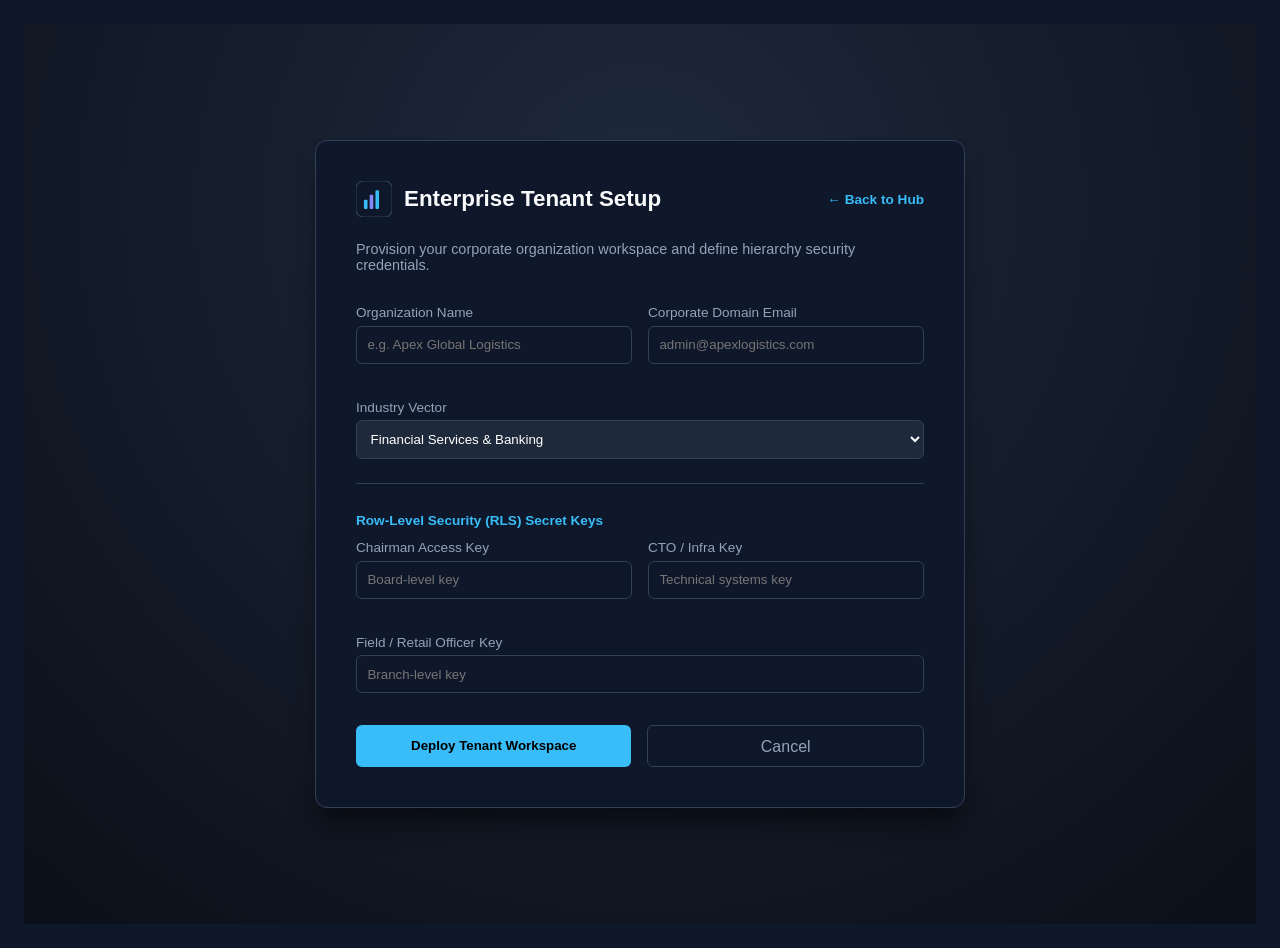
<file: onboard.html>
<!DOCTYPE html>
<html lang="en">
<head>
  <meta charset="UTF-8">
  <meta name="viewport" content="width=device-width, initial-scale=1.0">
  <title>Tenant Onboarding - Data Analyst Hub</title>
  <link rel="stylesheet" href="style.css">
  <style>
    .onboard-page {
      min-height: 100vh;
      display: flex;
      align-items: center;
      justify-content: center;
      background: radial-gradient(circle at 50% 20%, #1e293b, #0b0f19);
      padding: 2rem 1rem;
    }
    .onboard-card {
      background: #0f172a;
      border: 1px solid #334155;
      border-radius: 12px;
      padding: 2.5rem;
      width: 100%;
      max-width: 650px;
      box-shadow: 0 20px 25px -5px rgba(0, 0, 0, 0.5);
    }
    .grid-2 {
      display: grid;
      grid-template-columns: 1fr 1fr;
      gap: 1rem;
    }
  </style>
</head>
<body>
  <div class="onboard-page">
    <div class="onboard-card">
      <div style="display: flex; align-items: center; justify-content: space-between; margin-bottom: 1.5rem;">
        <div style="display: flex; align-items: center; gap: 0.75rem;">
          <svg class="brand-logo-small" viewBox="0 0 100 100" fill="none" style="width: 36px; height: 36px;">
            <rect width="100" height="100" rx="20" fill="#0f172a" stroke="#334155" stroke-width="3"/>
            <rect x="22" y="52" width="10" height="26" rx="3" fill="#38bdf8" />
            <rect x="38" y="38" width="10" height="40" rx="3" fill="#818cf8" />
            <rect x="54" y="26" width="10" height="52" rx="3" fill="#38bdf8" />
          </svg>
          <h2 style="font-size: 1.4rem; color: #f8fafc; margin: 0;">Enterprise Tenant Setup</h2>
        </div>
        <a href="index.html" class="link-btn highlight" style="text-decoration: none; font-size: 0.85rem;">← Back to Hub</a>
      </div>
      
      <p style="color: #94a3b8; font-size: 0.9rem; margin-bottom: 2rem;">Provision your corporate organization workspace and define hierarchy security credentials.</p>

      <form id="standaloneOnboardForm">
        <div class="grid-2">
          <div class="input-group">
            <label for="bizName">Organization Name</label>
            <input type="text" id="bizName" placeholder="e.g. Apex Global Logistics" required>
          </div>
          <div class="input-group">
            <label for="bizEmail">Corporate Domain Email</label>
            <input type="email" id="bizEmail" placeholder="admin@apexlogistics.com" required>
          </div>
        </div>

        <div class="input-group" style="margin-top: 1rem;">
          <label for="bizIndustry">Industry Vector</label>
          <select id="bizIndustry" style="width: 100%; background: #1e293b; border: 1px solid #334155; border-radius: 6px; padding: 0.6rem; color: #fff;">
            <option value="Financial Services & Banking">Financial Services & Banking</option>
            <option value="Supply Chain & Logistics">Supply Chain & Logistics</option>
            <option value="Retail & E-commerce">Retail & E-commerce</option>
            <option value="Healthcare & Life Sciences">Healthcare & Life Sciences</option>
          </select>
        </div>

        <div style="border-top: 1px solid #334155; margin-top: 1.5rem; padding-top: 1rem;">
          <p style="font-size: 0.85rem; font-weight: 600; color: #38bdf8; margin-bottom: 0.75rem;">Row-Level Security (RLS) Secret Keys</p>
          <div class="grid-2">
            <div class="input-group">
              <label>Chairman Access Key</label>
              <input type="password" id="keyChairman" placeholder="Board-level key" required>
            </div>
            <div class="input-group">
              <label>CTO / Infra Key</label>
              <input type="password" id="keyCTO" placeholder="Technical systems key" required>
            </div>
          </div>
          <div class="input-group" style="margin-top: 1rem;">
            <label>Field / Retail Officer Key</label>
            <input type="password" id="keyRetail" placeholder="Branch-level key" required>
          </div>
        </div>

        <div style="margin-top: 2rem; display: flex; gap: 1rem;">
          <button type="submit" class="btn-primary full-width" id="submitBtn">Deploy Tenant Workspace</button>
          <a href="index.html" class="btn-secondary full-width" style="text-align: center; text-decoration: none; padding-top: 0.75rem;">Cancel</a>
        </div>
      </form>
    </div>
  </div>

  <script>
    const API_BASE = window.location.hostname === "localhost" || window.location.hostname === "127.0.0.1"
      ? "http://127.0.0.1:8000"
      : "https://data-analyst-hub.onrender.com";

    document.getElementById('standaloneOnboardForm').addEventListener('submit', async (e) => {
      e.preventDefault();
      const btn = document.getElementById('submitBtn');
      btn.disabled = true;
      btn.textContent = "Deploying Cluster...";

      const bizName = document.getElementById('bizName').value.trim();
      const adminEmail = document.getElementById('bizEmail').value.trim();

      try {
        const res = await fetch(`${API_BASE}/api/tenant/onboard`, {
          method: "POST",
          headers: { "Content-Type": "application/json" },
          body: JSON.stringify({
            business_name: bizName,
            admin_email: adminEmail,
            industry: document.getElementById('bizIndustry').value,
            chairman_key: document.getElementById('keyChairman').value,
            cto_key: document.getElementById('keyCTO').value,
            retail_officer_key: document.getElementById('keyRetail').value
          })
        });

        const data = await res.json();
        if (!res.ok) throw new Error(data.detail || "Deployment failed.");

        // Store active session keys for immediate portal authentication
        sessionStorage.setItem('currentUser', adminEmail.split('@')[0]);
        sessionStorage.setItem('activeTenant', bizName);

        alert(`Organization "${bizName}" deployed! Entering analytics portal...`);
        window.location.href = "index.html";
      } catch (err) {
        alert(err.message);
        btn.disabled = false;
        btn.textContent = "Deploy Tenant Workspace";
      }
    });
  </script>
</body>
</html>
</file>
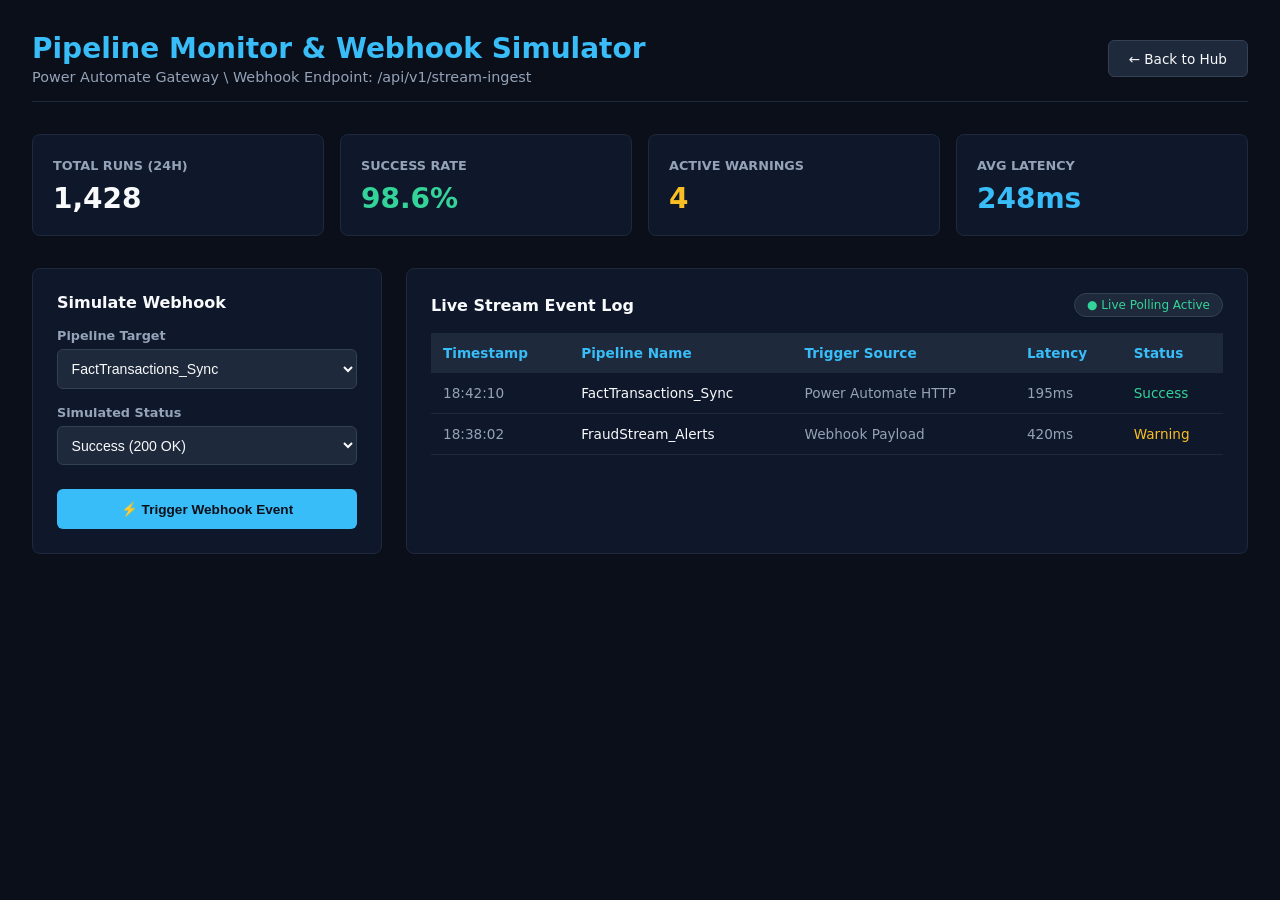
<file: pipelinemonitor.html>
<!DOCTYPE html>
<html lang="en">
<head>
  <meta charset="UTF-8">
  <meta name="viewport" content="width=device-width, initial-scale=1.0">
  <title>Automated Data Pipeline Monitor | Webhook Simulator</title>
</head>
<body style="background: #0b0f19; color: #f8fafc; font-family: system-ui, -apple-system, sans-serif; margin: 0; padding: 2rem;">
  
  <div style="max-width: 1300px; margin: 0 auto;">
    <header style="display: flex; justify-content: space-between; align-items: center; border-bottom: 1px solid #1e293b; padding-bottom: 1rem; margin-bottom: 2rem;">
      <div>
        <h1 style="font-size: 1.75rem; margin: 0 0 0.25rem 0; color: #38bdf8;">Pipeline Monitor & Webhook Simulator</h1>
        <p style="color: #94a3b8; font-size: 0.9rem; margin: 0;">Power Automate Gateway \ Webhook Endpoint: /api/v1/stream-ingest</p>
      </div>
      <a href="index.html" style="background: #1e293b; color: #f8fafc; text-decoration: none; padding: 0.6rem 1.25rem; border-radius: 6px; font-size: 0.85rem; border: 1px solid #334155;">← Back to Hub</a>
    </header>

    <!-- Metrics Overview Grid -->
    <div style="display: grid; grid-template-columns: repeat(4, 1fr); gap: 1rem; margin-bottom: 2rem;">
      <div style="background: #0f172a; border: 1px solid #1e293b; padding: 1.25rem; border-radius: 8px;">
        <span style="color: #94a3b8; font-size: 0.8rem; text-transform: uppercase; font-weight: 600;">Total Runs (24h)</span>
        <h3 id="metricTotal" style="font-size: 1.75rem; margin: 0.5rem 0 0 0; color: #f8fafc;">1,428</h3>
      </div>
      <div style="background: #0f172a; border: 1px solid #1e293b; padding: 1.25rem; border-radius: 8px;">
        <span style="color: #94a3b8; font-size: 0.8rem; text-transform: uppercase; font-weight: 600;">Success Rate</span>
        <h3 id="metricSuccess" style="font-size: 1.75rem; margin: 0.5rem 0 0 0; color: #34d399;">98.6%</h3>
      </div>
      <div style="background: #0f172a; border: 1px solid #1e293b; padding: 1.25rem; border-radius: 8px;">
        <span style="color: #94a3b8; font-size: 0.8rem; text-transform: uppercase; font-weight: 600;">Active Warnings</span>
        <h3 id="metricWarnings" style="font-size: 1.75rem; margin: 0.5rem 0 0 0; color: #fbbf24;">4</h3>
      </div>
      <div style="background: #0f172a; border: 1px solid #1e293b; padding: 1.25rem; border-radius: 8px;">
        <span style="color: #94a3b8; font-size: 0.8rem; text-transform: uppercase; font-weight: 600;">Avg Latency</span>
        <h3 id="metricLatency" style="font-size: 1.75rem; margin: 0.5rem 0 0 0; color: #38bdf8;">248ms</h3>
      </div>
    </div>

    <!-- Simulator Control Workspace -->
    <div style="display: grid; grid-template-columns: 350px 1fr; gap: 1.5rem;">
      
      <!-- Left: Trigger Simulator Payload -->
      <div style="background: #0f172a; border: 1px solid #1e293b; padding: 1.5rem; border-radius: 8px; height: fit-content;">
        <h3 style="font-size: 1rem; color: #f8fafc; margin-top: 0; margin-bottom: 1rem;">Simulate Webhook</h3>
        <div style="display: flex; flex-direction: column; gap: 1rem;">
          <div>
            <label style="font-size: 0.8rem; font-weight: 600; color: #94a3b8; display: block; margin-bottom: 0.4rem;">Pipeline Target</label>
            <select id="pipelineSelect" style="width: 100%; background: #1e293b; border: 1px solid #334155; color: #f8fafc; padding: 0.6rem; border-radius: 6px; font-size: 0.88rem;">
              <option value="FactTransactions_Sync">FactTransactions_Sync</option>
              <option value="DimCustomer_Ingest">DimCustomer_Ingest</option>
              <option value="FraudStream_Alerts">FraudStream_Alerts</option>
            </select>
          </div>
          <div>
            <label style="font-size: 0.8rem; font-weight: 600; color: #94a3b8; display: block; margin-bottom: 0.4rem;">Simulated Status</label>
            <select id="statusSelect" style="width: 100%; background: #1e293b; border: 1px solid #334155; color: #f8fafc; padding: 0.6rem; border-radius: 6px; font-size: 0.88rem;">
              <option value="Success">Success (200 OK)</option>
              <option value="Warning">Warning (Threshold Exceeded)</option>
              <option value="Failed">Failed (500 Gateway Error)</option>
            </select>
          </div>
          <button onclick="triggerWebhook()" style="background: #38bdf8; color: #0b0f19; border: none; padding: 0.75rem; border-radius: 6px; font-weight: 700; cursor: pointer; font-size: 0.85rem; margin-top: 0.5rem;">⚡ Trigger Webhook Event</button>
        </div>
      </div>

      <!-- Right: Real-Time Event Log Stream -->
      <div style="background: #0f172a; border: 1px solid #1e293b; padding: 1.5rem; border-radius: 8px; overflow-x: auto;">
        <div style="display: flex; justify-content: space-between; align-items: center; margin-bottom: 1rem;">
          <h3 style="font-size: 1rem; color: #f8fafc; margin: 0;">Live Stream Event Log</h3>
          <span style="font-size: 0.75rem; background: #1e293b; color: #34d399; padding: 0.25rem 0.75rem; border-radius: 999px; border: 1px solid #334155;">● Live Polling Active</span>
        </div>
        <table style="width: 100%; border-collapse: collapse; text-align: left; font-size: 0.85rem;">
          <thead>
            <tr style="background: #1e293b; color: #38bdf8;">
              <th style="padding: 0.75rem;">Timestamp</th>
              <th style="padding: 0.75rem;">Pipeline Name</th>
              <th style="padding: 0.75rem;">Trigger Source</th>
              <th style="padding: 0.75rem;">Latency</th>
              <th style="padding: 0.75rem;">Status</th>
            </tr>
          </thead>
          <tbody id="logTableBody" style="color: #94a3b8;">
            <tr>
              <td style="padding: 0.75rem; border-bottom: 1px solid #1e293b;">18:42:10</td>
              <td style="padding: 0.75rem; border-bottom: 1px solid #1e293b; color: #f8fafc;">FactTransactions_Sync</td>
              <td style="padding: 0.75rem; border-bottom: 1px solid #1e293b;">Power Automate HTTP</td>
              <td style="padding: 0.75rem; border-bottom: 1px solid #1e293b;">195ms</td>
              <td style="padding: 0.75rem; border-bottom: 1px solid #1e293b; color: #34d399;">Success</td>
            </tr>
            <tr>
              <td style="padding: 0.75rem; border-bottom: 1px solid #1e293b;">18:38:02</td>
              <td style="padding: 0.75rem; border-bottom: 1px solid #1e293b; color: #f8fafc;">FraudStream_Alerts</td>
              <td style="padding: 0.75rem; border-bottom: 1px solid #1e293b;">Webhook Payload</td>
              <td style="padding: 0.75rem; border-bottom: 1px solid #1e293b;">420ms</td>
              <td style="padding: 0.75rem; border-bottom: 1px solid #1e293b; color: #fbbf24;">Warning</td>
            </tr>
          </tbody>
        </table>
      </div>

    </div>
  </div>

  <script>
    function triggerWebhook() {
      const pipeline = document.getElementById('pipelineSelect').value;
      const status = document.getElementById('statusSelect').value;
      const tbody = document.getElementById('logTableBody');
      
      const now = new Date();
      const timeString = now.toTimeString().split(' ')[0];
      const latency = Math.floor(Math.random() * 300) + 120 + 'ms';
      
      let statusColor = '#34d399';
      if (status === 'Warning') statusColor = '#fbbf24';
      if (status === 'Failed') statusColor = '#f87171';

      const newRow = `
        <tr>
          <td style="padding: 0.75rem; border-bottom: 1px solid #1e293b;">${timeString}</td>
          <td style="padding: 0.75rem; border-bottom: 1px solid #1e293b; color: #f8fafc;">${pipeline}</td>
          <td style="padding: 0.75rem; border-bottom: 1px solid #1e293b;">Power Automate HTTP</td>
          <td style="padding: 0.75rem; border-bottom: 1px solid #1e293b;">${latency}</td>
          <td style="padding: 0.75rem; border-bottom: 1px solid #1e293b; color: ${statusColor}; font-weight: 600;">${status}</td>
        </tr>
      `;
      
      tbody.insertAdjacentHTML('afterbegin', newRow);
    }
  </script>
</body>
</html>
</file>
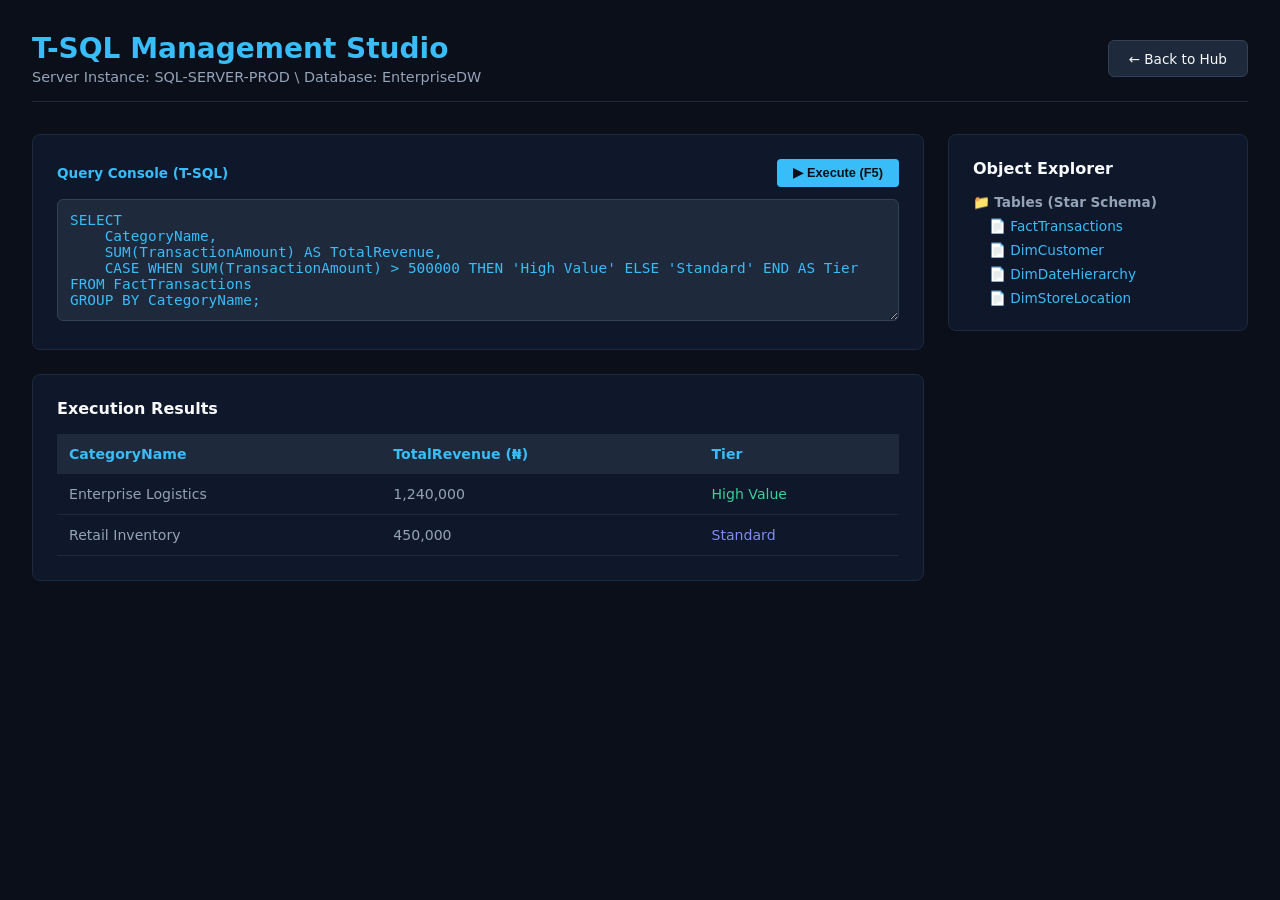
<file: sqlhub.html>
<!DOCTYPE html>
<html lang="en">
<head>
  <meta charset="UTF-8">
  <meta name="viewport" content="width=device-width, initial-scale=1.0">
  <title>SQL Server & T-SQL Execution Studio</title>
</head>
<body style="background: #0b0f19; color: #f8fafc; font-family: system-ui, -apple-system, sans-serif; margin: 0; padding: 2rem;">
  
  <div style="max-width: 1300px; margin: 0 auto;">
    <header style="display: flex; justify-content: space-between; align-items: center; border-bottom: 1px solid #1e293b; padding-bottom: 1rem; margin-bottom: 2rem;">
      <div>
        <h1 style="font-size: 1.75rem; margin: 0 0 0.25rem 0; color: #38bdf8;">T-SQL Management Studio</h1>
        <p style="color: #94a3b8; font-size: 0.9rem; margin: 0;">Server Instance: SQL-SERVER-PROD \ Database: EnterpriseDW</p>
      </div>
      <a href="index.html" style="background: #1e293b; color: #f8fafc; text-decoration: none; padding: 0.6rem 1.25rem; border-radius: 6px; font-size: 0.85rem; border: 1px solid #334155;">← Back to Hub</a>
    </header>

    <!-- Query Editor Workspace -->
    <div style="display: grid; grid-template-columns: 1fr 300px; gap: 1.5rem; margin-bottom: 2rem;">
      
      <!-- Left: Editor & Results -->
      <div style="display: flex; flex-direction: column; gap: 1.5rem;">
        <div style="background: #0f172a; border: 1px solid #1e293b; padding: 1.5rem; border-radius: 8px;">
          <div style="display: flex; justify-content: space-between; align-items: center; margin-bottom: 0.75rem;">
            <label style="font-size: 0.85rem; font-weight: 600; color: #38bdf8;">Query Console (T-SQL)</label>
            <button onclick="executeSQL()" style="background: #38bdf8; color: #0b0f19; border: none; padding: 0.4rem 1rem; border-radius: 4px; font-weight: 700; cursor: pointer; font-size: 0.80rem;">▶ Execute (F5)</button>
          </div>
          <textarea id="sqlQueryInput" rows="6" style="width: 100%; background: #1e293b; border: 1px solid #334155; color: #38bdf8; font-family: monospace; padding: 0.75rem; border-radius: 6px; font-size: 0.9rem; box-sizing: border-box;">SELECT 
    CategoryName, 
    SUM(TransactionAmount) AS TotalRevenue,
    CASE WHEN SUM(TransactionAmount) > 500000 THEN 'High Value' ELSE 'Standard' END AS Tier
FROM FactTransactions
GROUP BY CategoryName;</textarea>
        </div>

        <!-- Execution Results Grid -->
        <div style="background: #0f172a; border: 1px solid #1e293b; padding: 1.5rem; border-radius: 8px; overflow-x: auto;">
          <h3 style="font-size: 1rem; color: #f8fafc; margin-top: 0; margin-bottom: 1rem;">Execution Results</h3>
          <table style="width: 100%; border-collapse: collapse; text-align: left; font-size: 0.88rem;">
            <thead>
              <tr style="background: #1e293b; color: #38bdf8;">
                <th style="padding: 0.75rem;">CategoryName</th>
                <th style="padding: 0.75rem;">TotalRevenue (₦)</th>
                <th style="padding: 0.75rem;">Tier</th>
              </tr>
            </thead>
            <tbody id="resultBody" style="color: #94a3b8;">
              <tr>
                <td style="padding: 0.75rem; border-bottom: 1px solid #1e293b;">Enterprise Logistics</td>
                <td style="padding: 0.75rem; border-bottom: 1px solid #1e293b;">1,240,000</td>
                <td style="padding: 0.75rem; border-bottom: 1px solid #1e293b; color: #34d399;">High Value</td>
              </tr>
              <tr>
                <td style="padding: 0.75rem; border-bottom: 1px solid #1e293b;">Retail Inventory</td>
                <td style="padding: 0.75rem; border-bottom: 1px solid #1e293b;">450,000</td>
                <td style="padding: 0.75rem; border-bottom: 1px solid #1e293b; color: #818cf8;">Standard</td>
              </tr>
            </tbody>
          </table>
        </div>
      </div>

      <!-- Right: Schema Database Explorer -->
      <div style="background: #0f172a; border: 1px solid #1e293b; padding: 1.5rem; border-radius: 8px; height: fit-content;">
        <h3 style="font-size: 1rem; color: #f8fafc; margin-top: 0; margin-bottom: 1rem;">Object Explorer</h3>
        <ul style="list-style: none; padding: 0; margin: 0; font-size: 0.85rem; color: #94a3b8; display: flex; flex-direction: column; gap: 0.5rem;">
          <li>📁 <strong>Tables (Star Schema)</strong></li>
          <li style="padding-left: 1rem; color: #38bdf8;">📄 FactTransactions</li>
          <li style="padding-left: 1rem; color: #38bdf8;">📄 DimCustomer</li>
          <li style="padding-left: 1rem; color: #38bdf8;">📄 DimDateHierarchy</li>
          <li style="padding-left: 1rem; color: #38bdf8;">📄 DimStoreLocation</li>
        </ul>
      </div>

    </div>
  </div>

  <script>
    function executeSQL() {
      const rawQuery = document.getElementById('sqlQueryInput').value.trim();
      const query = rawQuery.toUpperCase();
      const thead = document.querySelector('table thead tr');
      const tbody = document.getElementById('resultBody');
      
      // Dynamic parser mimicking SSMS result set generation
      if (query.includes("JOIN DIMCUSTOMER") || query.includes("JOIN C")) {
        thead.innerHTML = `
          <th style="padding: 0.75rem;">TransactionID</th>
          <th style="padding: 0.75rem;">CustomerName</th>
          <th style="padding: 0.75rem;">TransactionAmount (₦)</th>
          <th style="padding: 0.75rem;">CategoryName</th>
        `;
        tbody.innerHTML = `
          <tr>
            <td style="padding: 0.75rem; border-bottom: 1px solid #1e293b;">TXN-1001</td>
            <td style="padding: 0.75rem; border-bottom: 1px solid #1e293b; color: #38bdf8;">Zenith Logistics Corp</td>
            <td style="padding: 0.75rem; border-bottom: 1px solid #1e293b;">1,240,000</td>
            <td style="padding: 0.75rem; border-bottom: 1px solid #1e293b;">Enterprise Logistics</td>
          </tr>
          <tr>
            <td style="padding: 0.75rem; border-bottom: 1px solid #1e293b;">TXN-1002</td>
            <td style="padding: 0.75rem; border-bottom: 1px solid #1e293b; color: #38bdf8;">Lagos Retail Hub</td>
            <td style="padding: 0.75rem; border-bottom: 1px solid #1e293b;">450,000</td>
            <td style="padding: 0.75rem; border-bottom: 1px solid #1e293b;">Retail Inventory</td>
          </tr>
        `;
      } else if (query.includes("DIMDATEHIERARCHY") || query.includes("MONTHNAME")) {
        thead.innerHTML = `
          <th style="padding: 0.75rem;">Year</th>
          <th style="padding: 0.75rem;">MonthName</th>
          <th style="padding: 0.75rem;">MonthlyRevenue (₦)</th>
        `;
        tbody.innerHTML = `
          <tr>
            <td style="padding: 0.75rem; border-bottom: 1px solid #1e293b;">2026</td>
            <td style="padding: 0.75rem; border-bottom: 1px solid #1e293b; color: #38bdf8;">January</td>
            <td style="padding: 0.75rem; border-bottom: 1px solid #1e293b;">4,500,000</td>
          </tr>
          <tr>
            <td style="padding: 0.75rem; border-bottom: 1px solid #1e293b;">2026</td>
            <td style="padding: 0.75rem; border-bottom: 1px solid #1e293b; color: #38bdf8;">February</td>
            <td style="padding: 0.75rem; border-bottom: 1px solid #1e293b;">5,820,000</td>
          </tr>
        `;
      } else if (query.includes("DIMSTORELOCATION") || query.includes("REGION")) {
        thead.innerHTML = `
          <th style="padding: 0.75rem;">Region</th>
          <th style="padding: 0.75rem;">StoreName</th>
          <th style="padding: 0.75rem;">TransactionCount</th>
          <th style="padding: 0.75rem;">RegionalRevenue (₦)</th>
        `;
        tbody.innerHTML = `
          <tr>
            <td style="padding: 0.75rem; border-bottom: 1px solid #1e293b; color: #38bdf8;">South-West</td>
            <td style="padding: 0.75rem; border-bottom: 1px solid #1e293b;">Lagos Central Hub</td>
            <td style="padding: 0.75rem; border-bottom: 1px solid #1e293b;">340</td>
            <td style="padding: 0.75rem; border-bottom: 1px solid #1e293b;">6,200,000</td>
          </tr>
          <tr>
            <td style="padding: 0.75rem; border-bottom: 1px solid #1e293b; color: #38bdf8;">South-East</td>
            <td style="padding: 0.75rem; border-bottom: 1px solid #1e293b;">Onitsha Mega Depot</td>
            <td style="padding: 0.75rem; border-bottom: 1px solid #1e293b;">285</td>
            <td style="padding: 0.75rem; border-bottom: 1px solid #1e293b;">4,950,000</td>
          </tr>
        `;
      } else {
        thead.innerHTML = `
          <th style="padding: 0.75rem;">CategoryName</th>
          <th style="padding: 0.75rem;">TotalRevenue (₦)</th>
          <th style="padding: 0.75rem;">Tier</th>
        `;
        tbody.innerHTML = `
          <tr>
            <td style="padding: 0.75rem; border-bottom: 1px solid #1e293b;">Enterprise Logistics</td>
            <td style="padding: 0.75rem; border-bottom: 1px solid #1e293b;">1,240,000</td>
            <td style="padding: 0.75rem; border-bottom: 1px solid #1e293b; color: #34d399;">High Value</td>
          </tr>
          <tr>
            <td style="padding: 0.75rem; border-bottom: 1px solid #1e293b;">Retail Inventory</td>
            <td style="padding: 0.75rem; border-bottom: 1px solid #1e293b;">450,000</td>
            <td style="padding: 0.75rem; border-bottom: 1px solid #1e293b; color: #818cf8;">Standard</td>
          </tr>
        `;
      }
    }
  </script>
</body>
</html>
</file>
<file: style.css>
:root {
  --bg: #0f172a;
  --surface: #1e293b;
  --surface-hover: #334155;
  --primary: #38bdf8;
  --primary-hover: #0ea5e9;
  --success: #34d399;
  --danger: #f87171;
  --text: #f8fafc;
  --muted: #94a3b8;
  --border: #334155;
}

* {
  box-sizing: border-box;
}

body {
  font-family: -apple-system, BlinkMacSystemFont, "Segoe UI", Roboto, sans-serif;
  background-color: var(--bg);
  color: var(--text);
  margin: 0;
  padding: 1.5rem;
  overflow-x: hidden;
}

.container {
  max-width: 1280px;
  margin: 0 auto;
}

/* Landing Section */
.hero-container {
  min-height: 80vh;
  display: flex;
  justify-content: center;
  align-items: center;
  text-align: center;
}

.hero-content {
  max-width: 720px;
}

.hero-content h1 {
  font-size: 2.5rem;
  margin-top: 1rem;
}

.hero-subtitle {
  color: var(--muted);
  font-size: 1.1rem;
  line-height: 1.6;
  margin-bottom: 2rem;
}

.feature-pills {
  display: flex;
  justify-content: center;
  gap: 1rem;
  flex-wrap: wrap;
  margin-bottom: 2.5rem;
}

.feature-pills span {
  background: var(--surface);
  border: 1px solid var(--border);
  padding: 0.5rem 1rem;
  border-radius: 9999px;
  font-size: 0.85rem;
}

.hero-actions {
  display: flex;
  justify-content: center;
  gap: 1rem;
}

.btn-large {
  padding: 0.85rem 1.75rem;
  font-size: 1rem;
}

/* Auth Cards & Modals */
.auth-overlay, .modal-overlay {
  display: flex;
  justify-content: center;
  align-items: center;
  min-height: 75vh;
}

.modal-overlay {
  position: fixed;
  inset: 0;
  background: rgba(0, 0, 0, 0.7);
  z-index: 100;
}

.auth-card, .modal-card {
  background: var(--surface);
  border: 1px solid var(--border);
  border-radius: 12px;
  padding: 2.5rem;
  width: 100%;
  max-width: 400px;
  box-shadow: 0 10px 25px rgba(0, 0, 0, 0.4);
  text-align: center;
}

.auth-subtitle {
  color: var(--muted);
  font-size: 0.85rem;
  margin-top: -0.5rem;
  margin-bottom: 1.5rem;
}

.modal-description {
  color: var(--muted);
  font-size: 0.9rem;
  line-height: 1.5;
  margin-bottom: 1.5rem;
}

.input-group {
  text-align: left;
  margin-bottom: 1.25rem;
}

.input-group label {
  display: block;
  font-size: 0.85rem;
  color: var(--muted);
  margin-bottom: 0.35rem;
}

.password-wrapper {
  position: relative;
  display: flex;
  align-items: center;
}

.password-wrapper input {
  width: 100%;
  padding-right: 4rem;
}

.input-group input {
  width: 100%;
  padding: 0.65rem;
  background: #0f172a;
  border: 1px solid var(--border);
  border-radius: 6px;
  color: var(--text);
  box-sizing: border-box;
}

.input-group input:focus {
  outline: 2px solid var(--primary);
  border-color: transparent;
}

.toggle-password-btn {
  position: absolute;
  right: 0.5rem;
  background: transparent;
  border: none;
  color: var(--muted);
  font-size: 0.75rem;
  font-weight: 600;
  cursor: pointer;
}

.toggle-password-btn:hover {
  color: var(--primary);
}

.auth-links {
  text-align: right;
  margin-top: -0.5rem;
  margin-bottom: 1rem;
}

.auth-switch {
  margin-top: 1.5rem;
  font-size: 0.9rem;
  color: var(--muted);
}

.link-btn {
  background: none;
  border: none;
  color: var(--primary);
  font-size: 0.85rem;
  cursor: pointer;
  padding: 0;
}

.link-btn.highlight {
  font-weight: 600;
  text-decoration: underline;
}

.link-btn:hover {
  color: var(--primary-hover);
}

.auth-error {
  color: var(--danger);
  font-size: 0.85rem;
  margin-bottom: 1rem;
}

.auth-success {
  color: var(--success);
  font-size: 0.85rem;
  margin-bottom: 1rem;
}

.modal-actions {
  display: flex;
  flex-direction: column;
  gap: 0.75rem;
  margin-top: 1.25rem;
}

/* Header & Logos */
header {
  text-align: center;
  margin-bottom: 2rem;
}

.header-top {
  display: flex;
  justify-content: space-between;
  align-items: center;
}

.user-greeting {
  display: flex;
  align-items: center;
  gap: 1rem;
  font-size: 0.9rem;
}

.brand-logo {
  width: 84px;
  height: 84px;
  display: inline-block;
  filter: drop-shadow(0 8px 16px rgba(0, 0, 0, 0.4));
}

.brand-logo-small {
  width: 48px;
  height: 48px;
  display: inline-block;
}

header p {
  color: var(--muted);
}

/* Metrics & Charts Grid */
.metrics-header-bar {
  display: flex;
  justify-content: space-between;
  align-items: center;
  margin-bottom: 1.5rem;
  flex-wrap: wrap;
  gap: 1rem;
}

.metrics-header-bar h2 {
  margin: 0;
  font-size: 1.3rem;
}

.highlight-name {
  color: var(--primary);
  font-weight: 600;
}

.upload-card, .card {
  background: var(--surface);
  border: 1px solid var(--border);
  border-radius: 8px;
  padding: 1.5rem;
  margin-bottom: 1.5rem;
}

.kpi-grid {
  display: grid;
  grid-template-columns: 1fr 1fr;
  gap: 1rem;
}

.charts-grid {
  display: grid;
  grid-template-columns: repeat(auto-fit, minmax(360px, 1fr));
  gap: 1.5rem;
}

.chart-box {
  height: 380px;
  display: flex;
  flex-direction: column;
  position: relative;
}

.chart-box h3 {
  margin-top: 0;
  font-size: 1rem;
  color: #e2e8f0;
}

.chart-box canvas {
  flex-grow: 1;
  max-height: 310px;
}

/* Gauge Meter Centering */
.gauge-center {
  align-items: center;
  justify-content: center;
}

.gauge-value {
  position: absolute;
  bottom: 35px;
  font-size: 2.2rem;
  font-weight: 700;
  color: var(--primary);
}

/* Correlation Matrix Heatmap */
.matrix-grid-wrapper {
  overflow: auto;
  flex-grow: 1;
  display: flex;
  justify-content: center;
  align-items: center;
}

.matrix-table {
  border-collapse: collapse;
  margin: auto;
  font-size: 0.8rem;
}

.matrix-table th, .matrix-table td {
  padding: 0.5rem 0.75rem;
  text-align: center;
  border: 1px solid #334155;
}

.matrix-table th {
  background: #0f172a;
  color: var(--muted);
  font-weight: 600;
}

/* Buttons */
.btn-primary {
  background-color: var(--primary);
  color: #000;
  font-weight: 600;
  border: none;
  padding: 0.65rem 1.25rem;
  border-radius: 6px;
  cursor: pointer;
}

.btn-primary:hover {
  background-color: var(--primary-hover);
}

.btn-secondary {
  background: transparent;
  color: var(--muted);
  border: 1px solid var(--border);
  padding: 0.6rem 1.25rem;
  border-radius: 6px;
  cursor: pointer;
}

.btn-secondary:hover {
  background: var(--surface-hover);
  color: var(--text);
}

.full-width {
  width: 100%;
}

/* Table */
.table-container {
  overflow-x: auto;
}

table {
  width: 100%;
  border-collapse: collapse;
  margin-top: 1rem;
}

th, td {
  padding: 0.75rem;
  text-align: left;
  border-bottom: 1px solid var(--border);
  font-size: 0.9rem;
}

.hidden {
  display: none !important;
}

/* Mobile Responsiveness & Layout Fix */
@media (max-width: 768px) {
  body {
    padding: 0 !important;
    overflow-x: hidden !important;
    width: 100%;
  }

  header {
    flex-direction: column !important;
    padding: 1rem !important;
    gap: 0.75rem !important;
  }

  header nav {
    display: none !important; 
  }

  .projects-grid, 
  div[style*="grid-template-columns"] {
    grid-template-columns: 1fr !important;
    gap: 1rem !important;
    padding: 0 1rem !important;
  }

  div[style*="max-width"] {
    max-width: 100% !important;
    box-sizing: border-box !important;
    padding-left: 1rem;
    padding-right: 1rem;
  }
}
</file>
